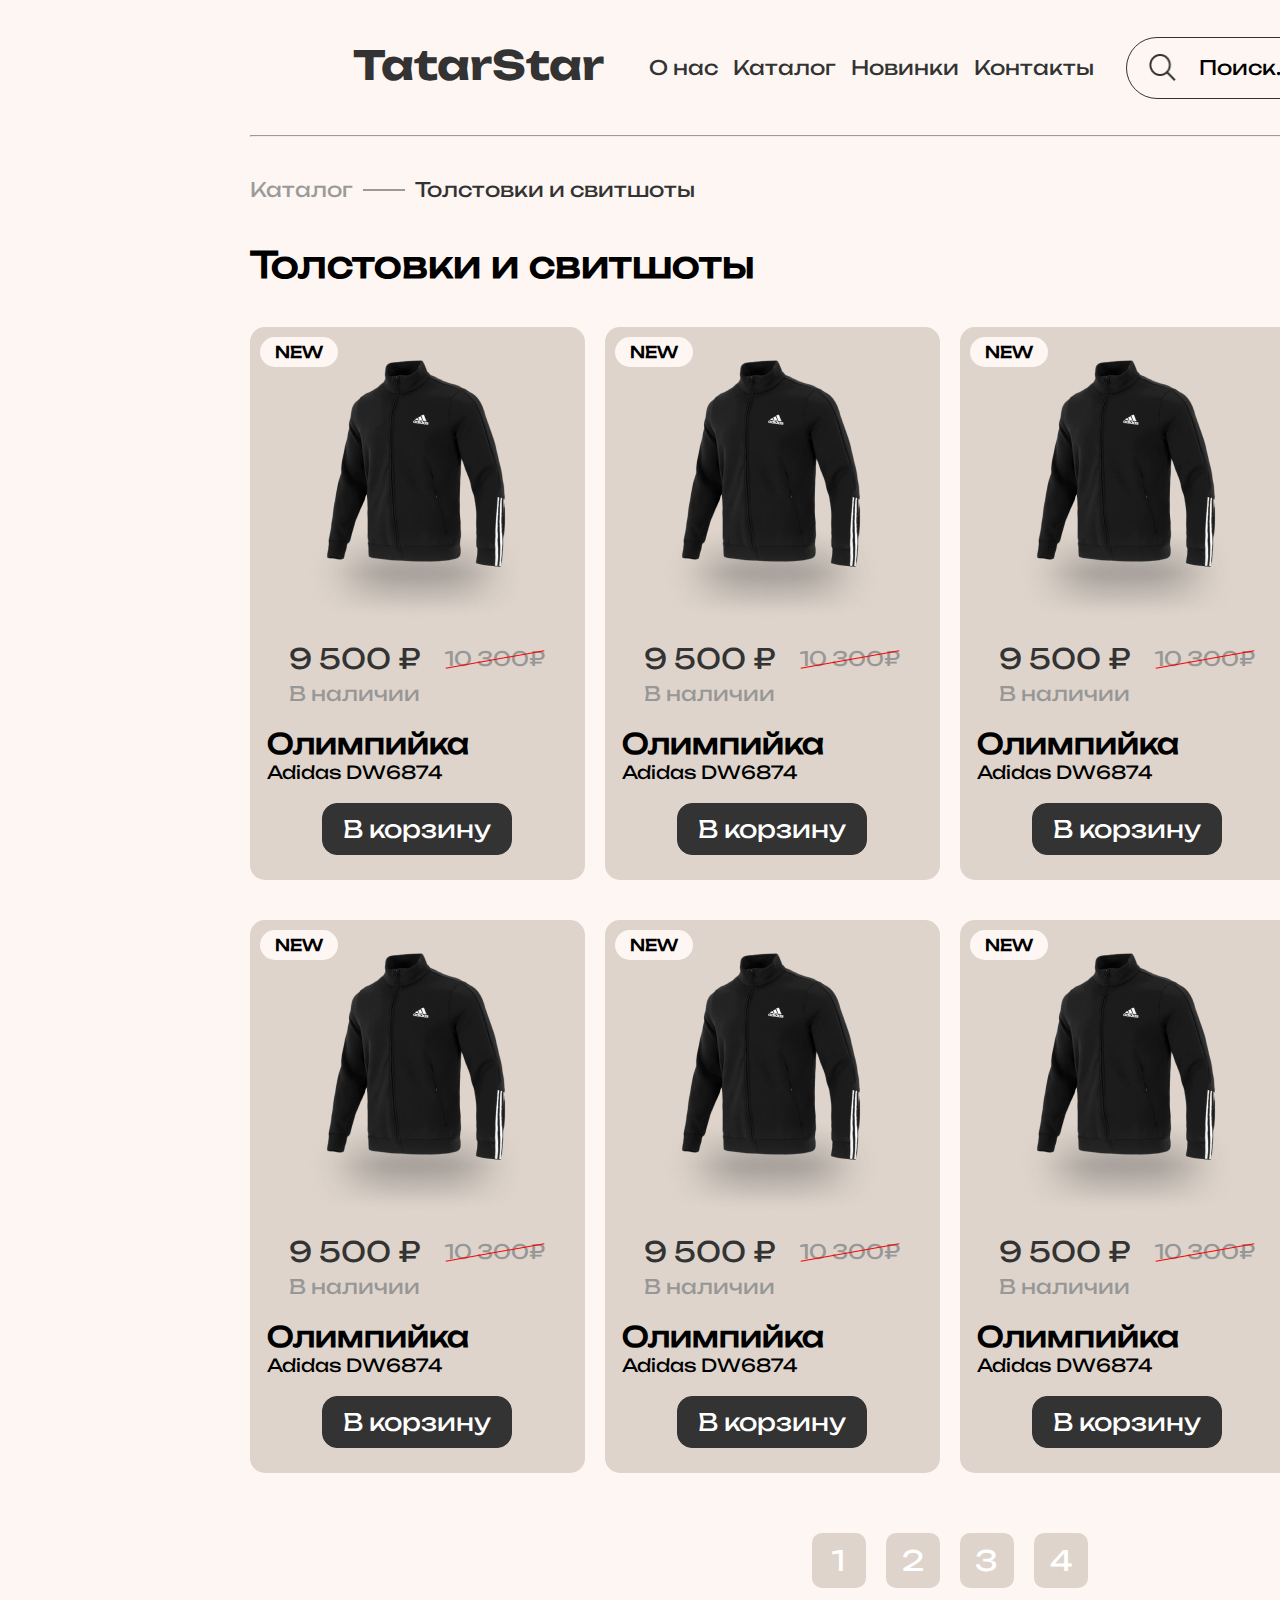
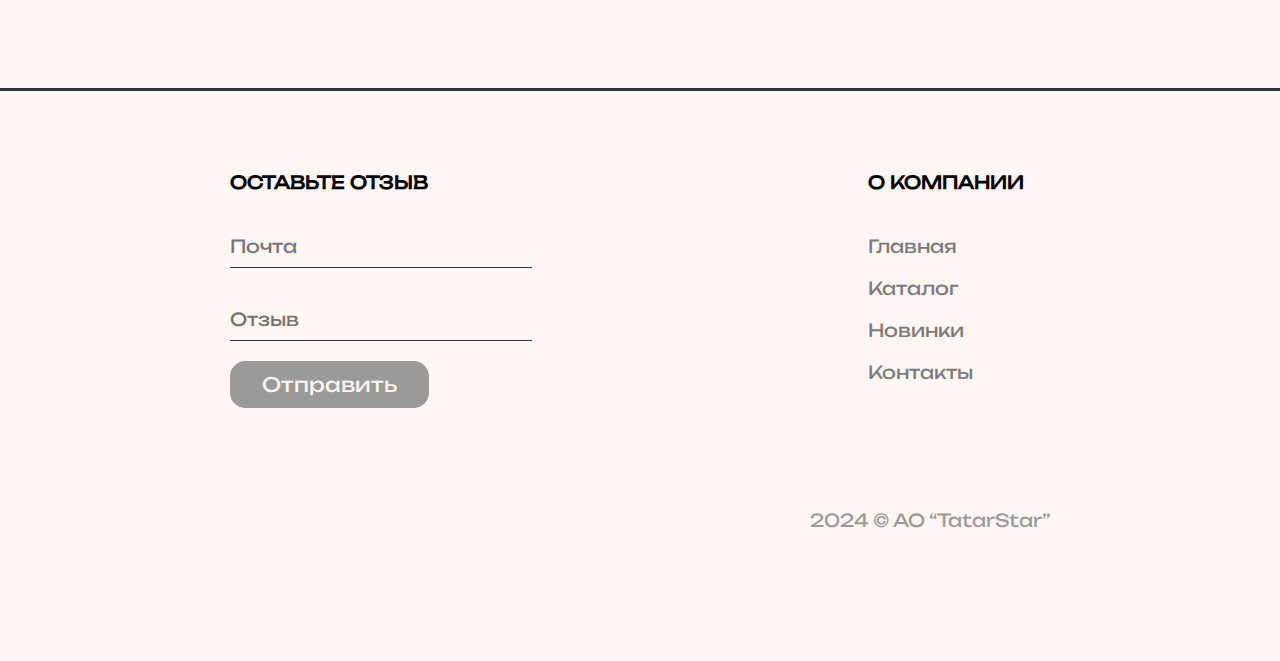
<file: katalog.html>
<!DOCTYPE html>
<html lang="ru">

<head>
    <meta charset="UTF-8">
    <meta name="viewport" content="width=device-width, initial-scale=1.0">
    <title>Каталог</title>
    <link rel="stylesheet" href="style/card.css">
    <link rel="shortcut icon" href="assets/images/logo/favicon.png" type="image/x-icon">
</head>

<body>
    <!-- щапка -->
    <header style="margin: 0 250px;">
        <nav>
            <a href="" class="logo">TatarStar</a>
            <div class="navig">
                <a href="">О нас</a>
                <a href="katalog.html">Каталог</a>
                <a href="#!">Новинки</a>
                <a href="#!">Контакты</a>
            </div>
        </nav>
        <form action="">
            <img class="loop" src="media/loop.png" alt="лупа" />
            <p>Поиск...</p>
        </form>
        <a href=""><img src="media/serd.png" alt="сердечкрп" /></a>
        <a href="cartochka.html"><img src="media/korz.png" alt="корзина" /></a>
    </header>
    <!-- шапка энд -->

    <section class="catalog section">
        <div class="catalog-block">
            <hr>
            <div class="cat-title">
                <h3>Каталог</h3>
                <hr>
                <h4>Толстовки и свитшоты</h4>
            </div>
            <h2>Толстовки и свитшоты</h2>
            <div class="slider">
                <div class="slides">
                    <input type="radio" name="r" id="r1">
                    <input type="radio" name="r" id="r2">
                    <input type="radio" name="r" id="r3">
                    <input type="radio" name="r" id="r4">

                    <div class="cat-card s1">
                        <div class="cat-row">
                            <div class="cat-child">
                                <img src="media/olimp.png" alt="">
                                <div class="cat-price">
                                    <div class="cat-count">
                                        <h3>9 500 ₽</h3>
                                        <h4>10 300₽</h4>
                                    </div>
                                    <p>В наличии</p>
                                </div>
                                <div class="cat-name">
                                    <h3>Олимпийка</h3>
                                    <h4>Adidas DW6874</h4>
                                </div>
                                <a href="cartochka.html">В корзину</a>
                                <h5>new</h5>
                            </div>
                            <div class="cat-child">
                                <img src="media/olimp.png" alt="">
                                <div class="cat-price">
                                    <div class="cat-count">
                                        <h3>9 500 ₽</h3>
                                        <h4>10 300₽</h4>
                                    </div>
                                    <p>В наличии</p>
                                </div>
                                <div class="cat-name">
                                    <h3>Олимпийка</h3>
                                    <h4>Adidas DW6874</h4>
                                </div>
                                <a href="cartochka.html">В корзину</a>
                                <h5>new</h5>
                            </div>
                            <div class="cat-child">
                                <img src="media/olimp.png" alt="">
                                <div class="cat-price">
                                    <div class="cat-count">
                                        <h3>9 500 ₽</h3>
                                        <h4>10 300₽</h4>
                                    </div>
                                    <p>В наличии</p>
                                </div>
                                <div class="cat-name">
                                    <h3>Олимпийка</h3>
                                    <h4>Adidas DW6874</h4>
                                </div>
                                <a href="cartochka.html">В корзину</a>
                                <h5>new</h5>
                            </div>
                            <div class="cat-child">
                                <img src="media/olimp.png" alt="">
                                <div class="cat-price">
                                    <div class="cat-count">
                                        <h3>9 500 ₽</h3>
                                        <h4>10 300₽</h4>
                                    </div>
                                    <p>В наличии</p>
                                </div>
                                <div class="cat-name">
                                    <h3>Олимпийка</h3>
                                    <h4>Adidas DW6874</h4>
                                </div>
                                <a href="cartochka.html">В корзину</a>
                                <h5>new</h5>
                            </div>
                        </div>
                        <div class="cat-row">
                            <div class="cat-child">
                                <img src="media/olimp.png" alt="">
                                <div class="cat-price">
                                    <div class="cat-count">
                                        <h3>9 500 ₽</h3>
                                        <h4>10 300₽</h4>
                                    </div>
                                    <p>В наличии</p>
                                </div>
                                <div class="cat-name">
                                    <h3>Олимпийка</h3>
                                    <h4>Adidas DW6874</h4>
                                </div>
                                <a href="cartochka.html">В корзину</a>
                                <h5>new</h5>
                            </div>
                            <div class="cat-child">
                                <img src="media/olimp.png" alt="">
                                <div class="cat-price">
                                    <div class="cat-count">
                                        <h3>9 500 ₽</h3>
                                        <h4>10 300₽</h4>
                                    </div>
                                    <p>В наличии</p>
                                </div>
                                <div class="cat-name">
                                    <h3>Олимпийка</h3>
                                    <h4>Adidas DW6874</h4>
                                </div>
                                <a href="#!">В корзину</a>
                                <h5>new</h5>
                            </div>
                            <div class="cat-child">
                                <img src="media/olimp.png" alt="">
                                <div class="cat-price">
                                    <div class="cat-count">
                                        <h3>9 500 ₽</h3>
                                        <h4>10 300₽</h4>
                                    </div>
                                    <p>В наличии</p>
                                </div>
                                <div class="cat-name">
                                    <h3>Олимпийка</h3>
                                    <h4>Adidas DW6874</h4>
                                </div>
                                <a href="#!">В корзину</a>
                                <h5>new</h5>
                            </div>
                            <div class="cat-child">
                                <img src="media/olimp.png" alt="">
                                <div class="cat-price">
                                    <div class="cat-count">
                                        <h3>9 500 ₽</h3>
                                        <h4>10 300₽</h4>
                                    </div>
                                    <p>В наличии</p>
                                </div>
                                <div class="cat-name">
                                    <h3>Олимпийка</h3>
                                    <h4>Adidas DW6874</h4>
                                </div>
                                <a href="#!">В корзину</a>
                                <h5>new</h5>
                            </div>
                        </div>
                    </div>

                    <div class="cat-card">
                        <div class="cat-row">
                            <div class="cat-child">
                                <img src="media/olimp.png" alt="">
                                <div class="cat-price">
                                    <div class="cat-count">
                                        <h3>9 500 ₽</h3>
                                        <h4>10 300₽</h4>
                                    </div>
                                    <p>В наличии</p>
                                </div>
                                <div class="cat-name">
                                    <h3>Олимпийка</h3>
                                    <h4>Adidas DW6874</h4>
                                </div>
                                <a href="#!">В корзину</a>
                                <h5>new</h5>
                            </div>
                            <div class="cat-child">
                                <img src="media/olimp.png" alt="">
                                <div class="cat-price">
                                    <div class="cat-count">
                                        <h3>9 500 ₽</h3>
                                        <h4>10 300₽</h4>
                                    </div>
                                    <p>В наличии</p>
                                </div>
                                <div class="cat-name">
                                    <h3>Олимпийка</h3>
                                    <h4>Adidas DW6874</h4>
                                </div>
                                <a href="#!">В корзину</a>
                                <h5>new</h5>
                            </div>
                            <div class="cat-child">
                                <img src="media/olimp.png" alt="">
                                <div class="cat-price">
                                    <div class="cat-count">
                                        <h3>9 500 ₽</h3>
                                        <h4>10 300₽</h4>
                                    </div>
                                    <p>В наличии</p>
                                </div>
                                <div class="cat-name">
                                    <h3>Олимпийка</h3>
                                    <h4>Adidas DW6874</h4>
                                </div>
                                <a href="#!">В корзину</a>
                                <h5>new</h5>
                            </div>
                            <div class="cat-child">
                                <img src="media/olimp.png" alt="">
                                <div class="cat-price">
                                    <div class="cat-count">
                                        <h3>9 500 ₽</h3>
                                        <h4>10 300₽</h4>
                                    </div>
                                    <p>В наличии</p>
                                </div>
                                <div class="cat-name">
                                    <h3>Олимпийка</h3>
                                    <h4>Adidas DW6874</h4>
                                </div>
                                <a href="#!">В корзину</a>
                                <h5>new</h5>
                            </div>
                        </div>
                        <div class="cat-row">
                            <div class="cat-child">
                                <img src="media/olimp.png" alt="">
                                <div class="cat-price">
                                    <div class="cat-count">
                                        <h3>9 500 ₽</h3>
                                        <h4>10 300₽</h4>
                                    </div>
                                    <p>В наличии</p>
                                </div>
                                <div class="cat-name">
                                    <h3>Олимпийка</h3>
                                    <h4>Adidas DW6874</h4>
                                </div>
                                <a href="#!">В корзину</a>
                                <h5>new</h5>
                            </div>
                            <div class="cat-child">
                                <img src="media/olimp.png" alt="">
                                <div class="cat-price">
                                    <div class="cat-count">
                                        <h3>9 500 ₽</h3>
                                        <h4>10 300₽</h4>
                                    </div>
                                    <p>В наличии</p>
                                </div>
                                <div class="cat-name">
                                    <h3>Олимпийка</h3>
                                    <h4>Adidas DW6874</h4>
                                </div>
                                <a href="#!">В корзину</a>
                                <h5>new</h5>
                            </div>
                            <div class="cat-child">
                                <img src="media/olimp.png" alt="">
                                <div class="cat-price">
                                    <div class="cat-count">
                                        <h3>9 500 ₽</h3>
                                        <h4>10 300₽</h4>
                                    </div>
                                    <p>В наличии</p>
                                </div>
                                <div class="cat-name">
                                    <h3>Олимпийка</h3>
                                    <h4>Adidas DW6874</h4>
                                </div>
                                <a href="#!">В корзину</a>
                                <h5>new</h5>
                            </div>
                            <div class="cat-child">
                                <img src="media/olimp.png" alt="">
                                <div class="cat-price">
                                    <div class="cat-count">
                                        <h3>9 500 ₽</h3>
                                        <h4>10 300₽</h4>
                                    </div>
                                    <p>В наличии</p>
                                </div>
                                <div class="cat-name">
                                    <h3>Олимпийка</h3>
                                    <h4>Adidas DW6874</h4>
                                </div>
                                <a href="#!">В корзину</a>
                                <h5>new</h5>
                            </div>
                        </div>
                    </div>

                    <div class="cat-card">
                        <div class="cat-row">
                            <div class="cat-child">
                                <img src="media/olimp.png" alt="">
                                <div class="cat-price">
                                    <div class="cat-count">
                                        <h3>9 500 ₽</h3>
                                        <h4>10 300₽</h4>
                                    </div>
                                    <p>В наличии</p>
                                </div>
                                <div class="cat-name">
                                    <h3>Олимпийка</h3>
                                    <h4>Adidas DW6874</h4>
                                </div>
                                <a href="#!">В корзину</a>
                                <h5>new</h5>
                            </div>
                            <div class="cat-child">
                                <img src="media/olimp.png" alt="">
                                <div class="cat-price">
                                    <div class="cat-count">
                                        <h3>9 500 ₽</h3>
                                        <h4>10 300₽</h4>
                                    </div>
                                    <p>В наличии</p>
                                </div>
                                <div class="cat-name">
                                    <h3>Олимпийка</h3>
                                    <h4>Adidas DW6874</h4>
                                </div>
                                <a href="#!">В корзину</a>
                                <h5>new</h5>
                            </div>
                            <div class="cat-child">
                                <img src="media/olimp.png" alt="">
                                <div class="cat-price">
                                    <div class="cat-count">
                                        <h3>9 500 ₽</h3>
                                        <h4>10 300₽</h4>
                                    </div>
                                    <p>В наличии</p>
                                </div>
                                <div class="cat-name">
                                    <h3>Олимпийка</h3>
                                    <h4>Adidas DW6874</h4>
                                </div>
                                <a href="#!">В корзину</a>
                                <h5>new</h5>
                            </div>
                            <div class="cat-child">
                                <img src="media/olimp.png" alt="">
                                <div class="cat-price">
                                    <div class="cat-count">
                                        <h3>9 500 ₽</h3>
                                        <h4>10 300₽</h4>
                                    </div>
                                    <p>В наличии</p>
                                </div>
                                <div class="cat-name">
                                    <h3>Олимпийка</h3>
                                    <h4>Adidas DW6874</h4>
                                </div>
                                <a href="#!">В корзину</a>
                                <h5>new</h5>
                            </div>
                        </div>
                        <div class="cat-row">
                            <div class="cat-child">
                                <img src="media/olimp.png" alt="">
                                <div class="cat-price">
                                    <div class="cat-count">
                                        <h3>9 500 ₽</h3>
                                        <h4>10 300₽</h4>
                                    </div>
                                    <p>В наличии</p>
                                </div>
                                <div class="cat-name">
                                    <h3>Олимпийка</h3>
                                    <h4>Adidas DW6874</h4>
                                </div>
                                <a href="#!">В корзину</a>
                                <h5>new</h5>
                            </div>
                            <div class="cat-child">
                                <img src="media/olimp.png" alt="">
                                <div class="cat-price">
                                    <div class="cat-count">
                                        <h3>9 500 ₽</h3>
                                        <h4>10 300₽</h4>
                                    </div>
                                    <p>В наличии</p>
                                </div>
                                <div class="cat-name">
                                    <h3>Олимпийка</h3>
                                    <h4>Adidas DW6874</h4>
                                </div>
                                <a href="#!">В корзину</a>
                                <h5>new</h5>
                            </div>
                            <div class="cat-child">
                                <img src="media/olimp.png" alt="">
                                <div class="cat-price">
                                    <div class="cat-count">
                                        <h3>9 500 ₽</h3>
                                        <h4>10 300₽</h4>
                                    </div>
                                    <p>В наличии</p>
                                </div>
                                <div class="cat-name">
                                    <h3>Олимпийка</h3>
                                    <h4>Adidas DW6874</h4>
                                </div>
                                <a href="#!">В корзину</a>
                                <h5>new</h5>
                            </div>
                            <div class="cat-child">
                                <img src="media/olimp.png" alt="">
                                <div class="cat-price">
                                    <div class="cat-count">
                                        <h3>9 500 ₽</h3>
                                        <h4>10 300₽</h4>
                                    </div>
                                    <p>В наличии</p>
                                </div>
                                <div class="cat-name">
                                    <h3>Олимпийка</h3>
                                    <h4>Adidas DW6874</h4>
                                </div>
                                <a href="#!">В корзину</a>
                                <h5>new</h5>
                            </div>
                        </div>
                    </div>

                    <div class="cat-card">
                        <div class="cat-row">
                            <div class="cat-child">
                                <img src="media/olimp.png" alt="">
                                <div class="cat-price">
                                    <div class="cat-count">
                                        <h3>9 500 ₽</h3>
                                        <h4>10 300₽</h4>
                                    </div>
                                    <p>В наличии</p>
                                </div>
                                <div class="cat-name">
                                    <h3>Олимпийка</h3>
                                    <h4>Adidas DW6874</h4>
                                </div>
                                <a href="#!">В корзину</a>
                                <h5>new</h5>
                            </div>
                            <div class="cat-child">
                                <img src="media/olimp.png" alt="">
                                <div class="cat-price">
                                    <div class="cat-count">
                                        <h3>9 500 ₽</h3>
                                        <h4>10 300₽</h4>
                                    </div>
                                    <p>В наличии</p>
                                </div>
                                <div class="cat-name">
                                    <h3>Олимпийка</h3>
                                    <h4>Adidas DW6874</h4>
                                </div>
                                <a href="#!">В корзину</a>
                                <h5>new</h5>
                            </div>
                            <div class="cat-child">
                                <img src="media/olimp.png" alt="">
                                <div class="cat-price">
                                    <div class="cat-count">
                                        <h3>9 500 ₽</h3>
                                        <h4>10 300₽</h4>
                                    </div>
                                    <p>В наличии</p>
                                </div>
                                <div class="cat-name">
                                    <h3>Олимпийка</h3>
                                    <h4>Adidas DW6874</h4>
                                </div>
                                <a href="#!">В корзину</a>
                                <h5>new</h5>
                            </div>
                            <div class="cat-child">
                                <img src="media/olimp.png" alt="">
                                <div class="cat-price">
                                    <div class="cat-count">
                                        <h3>9 500 ₽</h3>
                                        <h4>10 300₽</h4>
                                    </div>
                                    <p>В наличии</p>
                                </div>
                                <div class="cat-name">
                                    <h3>Олимпийка</h3>
                                    <h4>Adidas DW6874</h4>
                                </div>
                                <a href="#!">В корзину</a>
                                <h5>new</h5>
                            </div>
                        </div>
                        <div class="cat-row">
                            <div class="cat-child">
                                <img src="media/olimp.png" alt="">
                                <div class="cat-price">
                                    <div class="cat-count">
                                        <h3>9 500 ₽</h3>
                                        <h4>10 300₽</h4>
                                    </div>
                                    <p>В наличии</p>
                                </div>
                                <div class="cat-name">
                                    <h3>Олимпийка</h3>
                                    <h4>Adidas DW6874</h4>
                                </div>
                                <a href="#!">В корзину</a>
                                <h5>new</h5>
                            </div>
                            <div class="cat-child">
                                <img src="media/olimp.png" alt="">
                                <div class="cat-price">
                                    <div class="cat-count">
                                        <h3>9 500 ₽</h3>
                                        <h4>10 300₽</h4>
                                    </div>
                                    <p>В наличии</p>
                                </div>
                                <div class="cat-name">
                                    <h3>Олимпийка</h3>
                                    <h4>Adidas DW6874</h4>
                                </div>
                                <a href="#!">В корзину</a>
                                <h5>new</h5>
                            </div>
                            <div class="cat-child">
                                <img src="media/olimp.png" alt="">
                                <div class="cat-price">
                                    <div class="cat-count">
                                        <h3>9 500 ₽</h3>
                                        <h4>10 300₽</h4>
                                    </div>
                                    <p>В наличии</p>
                                </div>
                                <div class="cat-name">
                                    <h3>Олимпийка</h3>
                                    <h4>Adidas DW6874</h4>
                                </div>
                                <a href="#!">В корзину</a>
                                <h5>new</h5>
                            </div>
                            <div class="cat-child">
                                <img src="media/olimp.png" alt="">
                                <div class="cat-price">
                                    <div class="cat-count">
                                        <h3>9 500 ₽</h3>
                                        <h4>10 300₽</h4>
                                    </div>
                                    <p>В наличии</p>
                                </div>
                                <div class="cat-name">
                                    <h3>Олимпийка</h3>
                                    <h4>Adidas DW6874</h4>
                                </div>
                                <a href="#!">В корзину</a>
                                <h5>new</h5>
                            </div>
                        </div>
                    </div>
                </div>
            </div>
        </div>
        <div class="navigation">
            <label for="r1">1</label>
            <label for="r2">2</label>
            <label for="r3">3</label>
            <label for="r4">4</label>
        </div>
    </section>

    <!-- анти шапка -->
    <img class="hr" src="media/hr.png" alt="">
    <footer class="section" style="margin: 80px 230px;">

        <div class="footer-block" style="margin: 0 230px;">
            <div class="footer-card">
                <h3>Оставьте отзыв</h3>
                <div class="footer-column">
                    <div class="footer-input">
                        <input type="text" placeholder="Почта">
                        <input type="text" placeholder="Отзыв">
                    </div>
                    <a href="#!" class="footer-btn">Отправить</a>
                </div>
            </div>
            <div class="footer-card footer-a">
                <h3>О компании</h3>
                <div class="footer-column">
                    <a href="index.html">Главная</a>
                    <a href="catalog.html">Каталог</a>
                    <a href="#!">Новинки</a>
                    <a href="#!">Контакты</a>
                </div>
            </div>
            <div class="footer-card footer-a">
                <h3>Контакты</h3>
                <h3>8 (912) 872-21-31</h3>
                <a href="#!">г. Казань, ул. Галеева, д.3</a>
                <a href="mailto:tatarstar.info@mail.com">tatarstar.info@mail.com</a>
                <div class="footer-img">
                    <img src="media/yout.png" alt="">
                    <img src="media/vk.png" alt="">
                    <img src="media/teleg.png" alt="">
                </div>
            </div>
        </div>
        <p>2024 © АО “TatarStar”</p>
    </footer>

    <!--анти шапка энд -->
</body>

</html>
</file>
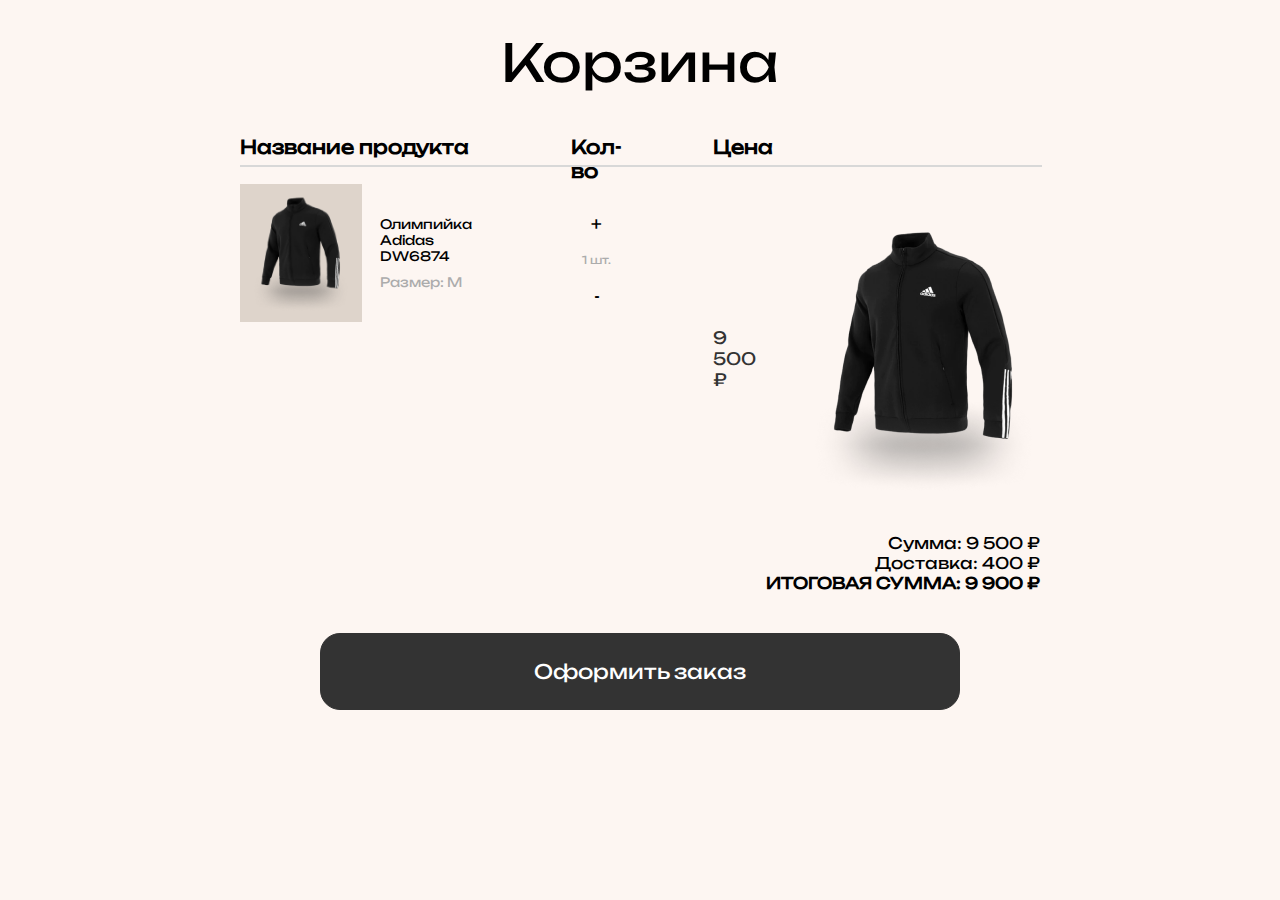
<file: korzina.html>
<!DOCTYPE html>
<html lang="ru">

<head>
    <meta charset="UTF-8">
    <meta name="viewport" content="width=device-width, initial-scale=1.0">
    <title>Корзина</title>
    <link rel="stylesheet" href="style/korz.css">
    <link rel="shortcut icon" href="assets/images/logo/favicon.png" type="image/x-icon">
</head>

<body>

    <!-- корзина -->
    <section class="korzina">
        <h2>Корзина</h2>
        <div class="korzina-inf">
            <div class="korzina-name">
                <h3>Название продукта</h3>
                <div class="korzina-name-img">
                    <img src="media/olimp.png" alt="">
                    <div class="korzina-name-text">
                        <h4>Олимпийка Adidas DW6874</h4>
                        <p>Размер: М</p>
                    </div>
                </div>
            </div>
            <div class="korzina-count">
                <h3>Кол-во</h3>
                <div class="korzina-count-pl">
                    <h4>+</h4>
                    <h5>1 шт.</h5>
                    <h4>-</h4>
                </div>
            </div>
            <div class="korzina-price">
                <h3>Цена</h3>
                <div class="korzina-price-count">
                    <h4>9 500 ₽</h4>
                    <img src="media/olimp.png" alt="">
                </div>
            </div>
            <hr>
        </div>
        <div class="korzina-finally-price">
            <h3>Сумма: 9 500 ₽</h3>
            <h3>Доставка: 400 ₽</h3>
            <h4>ИТОГОВАЯ СУММА: 9 900 ₽</h4>
        </div>

        <a class="korzina-btn" href="#!">Оформить заказ</a>

    </section>
    <!-- basket  -->

</body>

</html>
</file>
<file: style/card.css>
* {
    margin: 0;
    padding: 0;
    list-style: none;
    text-decoration: none;
}

body {
    width: 1899px;
    height: auto;
    display: flex;
    justify-content: center;
    flex-direction: column;
    font-family: 'Unbounded-Regular';
    background: #FDF6F2;
}

.section {
    max-width: 1400px;
    margin: 0 auto;
}

@font-face {
    font-family: 'Unbounded-Regular';
    src: url(../style/Unbounded-Regular.ttf);
}

@font-face {
    font-family: 'Unbounded-Bold';
    src: url(../style/Unbounded-Bold.ttf);
}

header {
    display: flex;
    width: 1420px;
    padding: 20px 0px;
    justify-content: space-around;
    align-items: center;
}

nav {
    gap: 30px;
    display: flex;
    flex-direction: row;
    justify-content: space-around;
    padding: 20px 0px;
    font-size: 20px;
    font-family: 'Unbounded-Regular';
    margin-left: 90px;

}

nav .logo {
    color: #333;
    font-family: 'Unbounded-Bold';
    font-size: 40px;
    font-style: normal;
    font-weight: 800;
    line-height: normal;
    padding-right: 10px;
}

nav .navig {
    padding: 15px 0;
}

nav .navig a {
    padding: 0 5px;
    font-family: 'Unbounded-Regular';
}

nav a {
    color: #333;
    font-size: 20px;
    font-style: normal;
    font-weight: 400;
    line-height: normal;

}

header form {
    width: 336px;
    height: 60px;
    flex-shrink: 0;
    border-radius: 40px;
    border: 1px solid #333;
    font-family: Unbounded;
    font-size: 20px;
    font-style: normal;
    font-weight: 400;
    line-height: normal;
    display: flex;
    flex-direction: row;
    justify-content: left;
    align-items: center;
    gap: 20px;
    cursor: pointer;
}



form .loop {
    width: 32px;
    height: 32px;
    flex-shrink: 0;
    padding-left: 20px;
}


header img {
    width: 70px;
    height: 70px;
    flex-shrink: 0;
}

form p {
    font-family: 'Unbounded-Regular';
    font-size: 20px;
}

/* tovar start */
.tovar {
    display: flex;
    flex-direction: column;
    gap: 60px;
    margin-bottom: 100px;
}

.tovar-title {
    display: flex;
    flex-direction: column;
}

.tovar-line {
    display: flex;
    justify-content: space-between;
    align-items: center;
    gap: 20px;
}

.tovar-line hr {
    width: 100%;
    border: 2px solid #333;
    border-radius: 10px;
}

.tovar-row {
    display: flex;
    justify-content: space-between;
    gap: 20px;
    width: 100%;
    position: relative;
}

.tovar-card {
    background: #DED4CB;
    width: 100%;
    display: flex;
    justify-content: center;
    flex-direction: column;
    align-items: center;
    position: relative;
    border-radius: 15px;
    padding: 20px 0px;
    gap: 20px;
}

.tovar-card-name {
    display: flex;
    flex-direction: column;
    align-items: center;
    gap: 10px;
}

.tovar-img img {
    width: 100%;
}

.tovar-img {
    height: 230px;
}

.tovar-card h5 {
    position: absolute;
    left: 10px;
    top: 10px;
    font-size: 16px;
    font-weight: 500;
    background: #FDF6F2;
    padding: 4px 16px;
    border-radius: 30px;
}

.tovar-title h2 {
    text-transform: uppercase;
    font-size: 36px;
    font-weight: 700;
    width: 1200px;
    margin-top: -30px;
}

.tovar-card h3 {
    font-size: 28px;
    font-weight: 500;
}

.tovar-card p {
    font-size: 20px;
    font-weight: 300;
    text-align: center;
}

.tovar-card h4 {
    font-size: 28px;
    font-weight: 700;
}

@keyframes rotate {
    0% {
        transform: rotate(0deg);
    }

    100% {
        transform: rotate(360deg);
    }
}

.tovar-line img {
    animation-name: rotate;
    animation-duration: 12s;
    animation-timing-function: linear;
    animation-iteration-count: infinite;
}

.tovar-arrow {
    display: flex;
    gap: 1440px;
    position: absolute;
    top: 50%;
    left: -80px;
}

.arrow-card {
    background: #333333;
    height: 60px;
    width: 60px;
    border-radius: 100%;
    display: flex;
    justify-content: center;
    align-items: center;
}

.arrow-card img {
    width: 30px;
}

.tovar-card h5 {
    text-transform: uppercase;
}

/* товары*/

/* каталог крч */
.catalog {
    display: flex;
    flex-direction: column;
    align-items: center;
    gap: 60px;
    margin-bottom: 100px;
}

.catalog-block {
    display: flex;
    flex-direction: column;
    gap: 40px;
    width: 100%;
}

.cat-title {
    display: flex;
    flex-direction: row;
    align-items: center;
    gap: 10px;
}

input[name="r"] {
    display: none;
}

.slider {
    overflow: hidden;
    width: 1400px;
    margin: 0 auto;
}

.slides {
    display: flex;
    width: 400%;
}

.cat-card {
    width: 25%;
    display: flex;
    flex-direction: column;
    gap: 40px;
}

.cat-row {
    display: flex;
    justify-content: space-between;
    width: 100%;
    gap: 20px;
}

#r1:checked~.s1 {
    margin-left: 0;
}

#r2:checked~.s1 {
    margin-left: -25%;
}

#r3:checked~.s1 {
    margin-left: -50%;
}

#r4:checked~.s1 {
    margin-left: -75%;
}

.cat-child {
    width: 100%;
    background: #DED4CB;
    display: flex;
    flex-direction: column;
    align-items: center;
    justify-content: center;
    gap: 20px;
    padding: 25px 0;
    border-radius: 15px;
    position: relative;
}

.cat-price {
    display: flex;
    flex-direction: column;
    gap: 5px;
}

.cat-count {
    display: flex;
    align-items: center;
    gap: 24px;
}

.cat-name {
    width: fit-content;
    width: 100%;
    padding-left: 35px;
}

.cat-count h3 {
    font-size: 28px;
    font-weight: 500;
    color: #333;
}

.cat-count h4 {
    color: #979797;
    font-size: 20px;
    font-weight: 500;
    position: relative;
}

.cat-price p {
    font-size: 20px;
    font-weight: 300;
    color: #979797;
}

.cat-name h3 {
    font-size: 28px;
    font-weight: 600;
}

.cat-name h4 {
    font-size: 18px;
    font-weight: 300;
}

.cat-child a {
    font-size: 24px;
    color: white;
    background: #333;
    padding: 10px 20px;
    border: 1px solid #333333;
    font-weight: 500;
    border-radius: 15px;
}

.cat-child a:hover {
    background: transparent;
    color: #333;
}

.cat-count h4::after {
    content: "";
    width: 100%;
    height: 0px;
    border-bottom: 1px solid red;
    position: absolute;
    color: red;
    transform: rotate(-10deg);
    left: 0;
    top: 13px;
}

.cat-child h5 {
    position: absolute;
    font-weight: 600;
    font-size: 16px;
    text-transform: uppercase;
    padding: 5px 15px;
    background: #FDF6F2;
    border-radius: 100px;
    top: 10px;
    left: 10px;
}

.cat-title h3 {
    font-size: 20px;
    color: #9B9A99;
    font-weight: 400;
}

.cat-title h4 {
    font-size: 20px;
    color: #333;
    font-weight: 400;
}

.cat-title hr {
    width: 40px;
    border: 1px solid #9B9A99;
}

.catalog-block h2 {
    font-size: 36px;
    font-weight: 700;
}

.navigation {
    display: flex;
    gap: 20px;
}

.navigation label {
    font-size: 28px;
    font-weight: 500;
    width: 54px;
    height: 55px;
    display: flex;
    justify-content: center;
    align-items: center;
    background: #DED4CB;
    border-radius: 10px;
    color: #fff;
}

.navigation label:focus-within {
    background: #333;
}

.navigation label:hover {
    background: #333;
}

/* конец карточки */

/* карточка */
.card {
    display: flex;
    flex-direction: column;
    gap: 60px;
    margin-bottom: 100px;
}

.card-block {
    display: flex;
    justify-content: space-between;
    gap: 20px;
}

.card-img {
    display: flex;
    flex-direction: column;
    gap: 70px;
}

.slide-block {
    display: flex;
    flex-direction: column;
    align-items: center;
    gap: 20px;
}

.card-inf {
    display: flex;
    flex-direction: column;
    gap: 20px;
}

.card-name {
    display: flex;
    flex-direction: column;
    gap: 45px;
}

.card-card {
    display: flex;
    flex-direction: column;
    gap: 20px;
    width: 556px;
}

.card-size {
    display: flex;
    justify-content: space-between;
}

.card-opisanie {
    display: flex;
    gap: 9px;
    align-items: center;
}

.card-title {
    display: flex;
    flex-direction: column;
    gap: 5px;
}

.card-opisanie img {
    transform: rotate(-90deg);
}

.card-card p {
    display: none;
    width: 100%;
    font-size: 17px;
    font-weight: 300;
}

.card-opisanie:focus-within~p {
    display: block;
}

.card-opisanie:focus-within img {
    transform: rotate(0deg);
}

.card-img img {
    width: 156px;
    background: #DED4CB;
    padding: 14px 7px;
    border-radius: 15px;
}

.slide {
    overflow: hidden;
    max-width: 632px;
}

.slid {
    display: flex;
    width: 400%;
}

.card-title h2 {
    font-size: 36px;
    font-weight: 700;
}

.card-title h3 {
    font-size: 24px;
    font-weight: 400;
}

.card-card h3 {
    font-size: 19px;
    font-weight: 400;
}

.card-size a {
    font-size: 20px;
    width: 100px;
    display: flex;
    justify-content: center;
    padding: 13px 0px;
    border-bottom: 1px solid #333;
}

.card-size a:focus {
    border: 1px solid #333;
}

.card-color {
    width: 57px;
    height: 57px;
    background: black;
}

.card-btn {
    font-size: 24px;
    font-weight: 500;
    padding: 10px 20px;
    background: #333;
    color: white;
    width: fit-content;
    border-radius: 15px;
    border: 1px solid #333;
}

.card-btn:hover {
    background: transparent;
    color: #333;
}

.slid-img {
    width: 632px;
    height: 734px;
    background: #DED4CB;
    border-radius: 15px;
    display: flex;
    justify-content: center;
    align-items: center;
}

.slid-img img {
    width: 580px;
}

/* конец */

/* подвальчик*/
footer {
    display: flex;
    flex-direction: column;
    gap: 80px;
    align-items: center;
    padding-bottom: 50px;
}

.footer-block {
    display: flex;
    justify-content: space-between;
    width: 100%;
}

.footer-card {
    display: flex;
    flex-direction: column;
    gap: 42px;
}

.footer-column {
    display: flex;
    flex-direction: column;
    gap: 20px;
}

.footer-img {
    display: flex;
    align-items: center;
    gap: 20px;
}

.footer-input {
    display: flex;
    flex-direction: column;
    gap: 40px;
    font-family: 'Unbounded-Regular';
}

.footer-column input {
    outline: none;
    border: none;
    font-size: 18px;
    font-family: "Unbounded-Regular";
    font-weight: 400;
    border-bottom: 1px solid #333;
    padding: 0px 0px 10px;
    background: transparent;
    color: #7B7B7B;
}

.footer-column input:focus::placeholder {
    color: transparent;
}

footer hr {
    width: 100%;
    border: 1px solid #333;
    border-radius: 10px;
}

.footer-card h3 {
    font-size: 18px;
    font-weight: 600;
    text-transform: uppercase;
}

.footer-a a {
    color: #7B7B7B;
    font-size: 18px;
}

.footer-btn {
    font-size: 20px;
    color: #FDF6F2;
    padding: 10px 31px;
    background: #9B9A99;
    border-radius: 15px;
    width: max-content;
    font-weight: 400;
    border: 1px solid #9B9A99;
}

.footer-btn:hover {
    background: transparent;
    color: #9B9A99;
}

footer p {
    font-size: 18px;
    font-weight: 500;
    color: #9B9A99;
    margin-top: -40px;
}

/* подвальчк */

.card-size a {
    color: black;
}


.catalog {
    display: flex;
    flex-direction: column;
    align-items: center;
    gap: 60px;
    margin-bottom: 100px;
}

.catalog-block {
    display: flex;
    flex-direction: column;
    gap: 40px;
    width: 100%;
}

.cat-title {
    display: flex;
    flex-direction: row;
    align-items: center;
    gap: 10px;
}

input[name="r"] {
    display: none;
}

.slider {
    overflow: hidden;
    width: 1400px;
    margin: 0 auto;
}

.slides {
    display: flex;
    width: 400%;
}

.cat-card {
    width: 25%;
    display: flex;
    flex-direction: column;
    gap: 40px;
}

.cat-row {
    display: flex;
    justify-content: space-between;
    width: 100%;
    gap: 20px;
}

#r1:checked~.s1 {
    margin-left: 0;
}

#r2:checked~.s1 {
    margin-left: -25%;
}

#r3:checked~.s1 {
    margin-left: -50%;
}

#r4:checked~.s1 {
    margin-left: -75%;
}

.cat-child {
    width: 100%;
    background: #DED4CB;
    display: flex;
    flex-direction: column;
    align-items: center;
    justify-content: center;
    gap: 20px;
    padding: 25px 0;
    border-radius: 15px;
    position: relative;
}

.cat-price {
    display: flex;
    flex-direction: column;
    gap: 5px;
}

.cat-count {
    display: flex;
    align-items: center;
    gap: 24px;
}

.cat-name {
    width: fit-content;
    width: 100%;
    padding-left: 35px;
}

.cat-count h3 {
    font-size: 28px;
    font-weight: 500;
    color: #333;
}

.cat-count h4 {
    color: #979797;
    font-size: 20px;
    font-weight: 500;
    position: relative;
}

.cat-price p {
    font-size: 20px;
    font-weight: 300;
    color: #979797;
}

.cat-name h3 {
    font-size: 28px;
    font-weight: 600;
}

.cat-name h4 {
    font-size: 18px;
    font-weight: 300;
}

.cat-child a {
    font-size: 24px;
    color: white;
    background: #333;
    padding: 10px 20px;
    border: 1px solid #333333;
    font-weight: 500;
    border-radius: 15px;
}

.cat-child a:hover {
    background: transparent;
    color: #333;
}

.cat-count h4::after {
    content: "";
    width: 100%;
    height: 0px;
    border-bottom: 1px solid red;
    position: absolute;
    color: red;
    transform: rotate(-10deg);
    left: 0;
    top: 13px;
}

.cat-child h5 {
    position: absolute;
    font-weight: 600;
    font-size: 16px;
    text-transform: uppercase;
    padding: 5px 15px;
    background: #FDF6F2;
    border-radius: 100px;
    top: 10px;
    left: 10px;
}

.cat-title h3 {
    font-size: 20px;
    color: #9B9A99;
    font-weight: 400;
}

.cat-title h4 {
    font-size: 20px;
    color: #333;
    font-weight: 400;
}

.cat-title hr {
    width: 40px;
    border: 1px solid #9B9A99;
}

.catalog-block h2 {
    font-size: 36px;
    font-weight: 700;
}

.navigation {
    display: flex;
    gap: 20px;
}

.navigation label {
    font-size: 28px;
    font-weight: 500;
    width: 54px;
    height: 55px;
    display: flex;
    justify-content: center;
    align-items: center;
    background: #DED4CB;
    border-radius: 10px;
    color: #fff;
}

.navigation label:focus-within {
    background: #333;
}

.navigation label:hover {
    background: #333;
}
</file>
<file: style/korz.css>
* {
    margin: 0;
    padding: 0;
    list-style: none;
    text-decoration: none;
}

body {
    height: auto;
    display: flex;
    justify-content: center;
    flex-direction: column;
    font-family: 'Unbounded-Regular';
    background: #FDF6F2;
}

.section {
    max-width: 1400px;
    margin: 0 auto;
}

@font-face {
    font-family: 'Unbounded-Regular';
    src: url(../style/Unbounded-Regular.ttf);
}

@font-face {
    font-family: 'Unbounded-Bold';
    src: url(../style/Unbounded-Bold.ttf);
}



.korzina {
    max-width: 800px;
    margin: 0 auto;
    display: flex;
    flex-direction: column;
    align-items: center;
    justify-content: center;
    padding: 30px 50px 0px;
    gap: 40px;
    margin-bottom: 100px;
}

.korzina-inf {
    display: flex;
    justify-content: space-between;
    width: 100%;
    position: relative;
    gap: 90px;
}

.korzina-name {
    display: flex;
    flex-direction: column;
    gap: 25px;
}

.korzina-name-img {
    display: flex;
    align-items: center;
    gap: 18px;
}

.korzina-name-text {
    display: flex;
    flex-direction: column;
    gap: 10px;
}

.korzina-count {
    display: flex;
    flex-direction: column;
    gap: 30px;
    align-items: center;

}

.korzina-count-pl {
    display: flex;
    flex-direction: column;
    gap: 19px;
    align-items: center;
}

.korzina-price-count {
    display: flex;
    align-items: center;
    gap: 52px;
}

.korzina-price {
    display: flex;
    flex-direction: column;
    gap: 65px;
}

.korzina-finally-price {
    display: flex;
    align-items: flex-end;
    flex-direction: column;
    width: 100%;
}

.korzina-inf hr {
    width: 100%;
    position: absolute;
    top: 30px;
    border: 1px solid #D8D8D8;
}

.korzina-name-img img {
    width: 102px;
    background: #DED4CB;
    padding: 10px;
    border: 15px;
}

.korzina h2 {
    font-size: 52px;
    font-weight: 500;
}

.korzina-finally-price h3 {
    font-size: 16px;
    font-weight: 300;
}

.bkorzina-finally-price h4 {
    font-size: 18px;
    font-weight: 600;
}

.korzina-btn {
    padding: 25px 213px;
    background: #333;
    border: 1px solid #333;
    font-size: 20px;
    font-weight: 500;
    color: white;
    border-radius: 20px;
}

.korzina-btn:hover {
    background: transparent;
    color: #333333;
}

.bkorzina-inf h3 {
    font-size: 16px;
    font-weight: 300;
}

.korzina-name-text h4 {
    font-size: 13px;
    font-weight: 400;
}

.korzina-name-text p {
    font-size: 13px;
    color: #ACACAC;
    font-weight: 300;
}

.korzina-count h4 {
    font-size: 17px;
    font-weight: 300;
}

.korzina-count h5 {
    font-size: 11px;
    font-weight: 400;
    color: #ACACAC;
}

.korzina-price h4 {
    font-size: 17px;
    font-weight: 500;
    color: #333;
}


/*  корзина энд */
</file>
